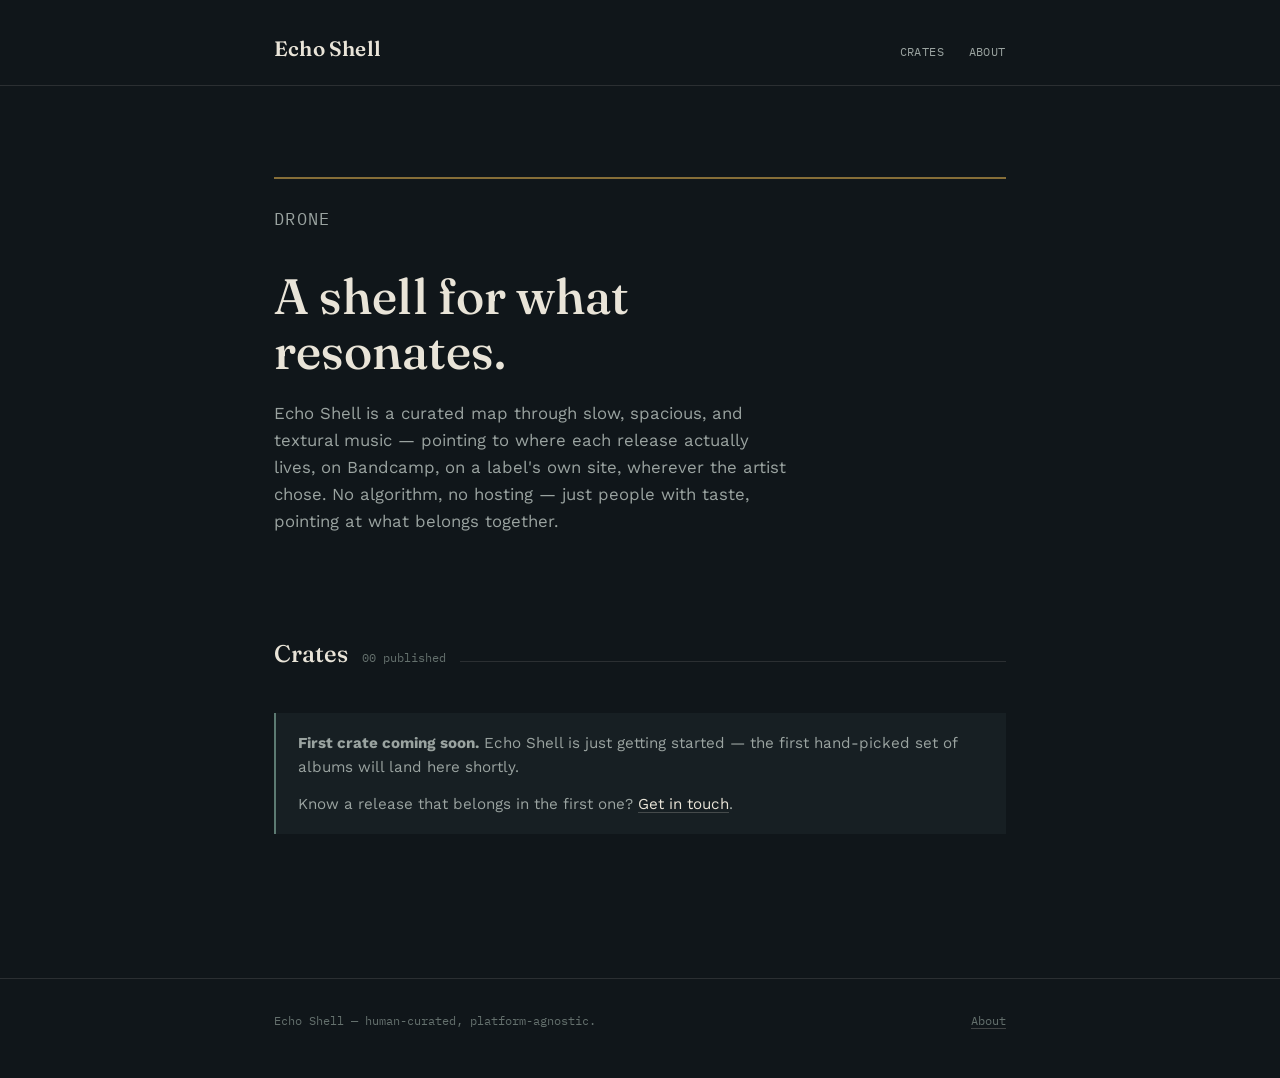
<file: index.html>
<!DOCTYPE html>
<html lang="en">
<head>
<meta charset="UTF-8">
<meta name="viewport" content="width=device-width, initial-scale=1.0">
<title>Echo Shell</title>
<meta name="description" content="Echo Shell is a hand-curated musical map — pointing to where each release actually lives, no algorithm involved.">
<link rel="preconnect" href="https://fonts.googleapis.com">
<link rel="preconnect" href="https://fonts.gstatic.com" crossorigin>
<link href="https://fonts.googleapis.com/css2?family=Fraunces:opsz,wght@9..144,400;9..144,500;9..144,600&family=Work+Sans:wght@400;500;600&family=IBM+Plex+Mono:wght@400;500&display=swap" rel="stylesheet">
<link rel="stylesheet" href="/css/style.css">
</head>
<body>

<header class="site-header">
  <div class="wrap">
    <a href="/" class="wordmark">Echo Shell</a>
    <nav class="site-nav">
      <a href="/">Crates</a>
      <a href="/about/">About</a>
    </nav>
  </div>
</header>

<main class="wrap">

  <section class="hero">
    <div class="drone-line" aria-hidden="true">
      <svg viewBox="0 0 400 40" preserveAspectRatio="none">
        <path d="M0,20 L400,20"/>
      </svg>
    </div>
    <p class="hero-eyebrow" id="hero-eyebrow" data-genres="Drone,Ambient,Noise,Electro-acoustic,Musique Concrete,Sound Collage,Field Recordings">Drone</p>
    <h1>A shell for what resonates.</h1>
    <p>Echo Shell is a curated map through slow, spacious, and textural music — pointing to where each release actually lives, on Bandcamp, on a label's own site, wherever the artist chose. No algorithm, no hosting — just people with taste, pointing at what belongs together.</p>
  </section>

  <section class="block" id="crates">
    <div class="section-heading">
      <h2>Crates</h2>
      <span class="count">00 published</span>
    </div>

    <!--
      PLACEHOLDER STATE — no real crates yet.
      Once you publish your first crate, duplicate crates/template-crate/,
      fill it in, and replace this empty state with a .crate-row entry per crate:

      <a href="/crates/your-crate-slug/" class="crate-row">
        <span class="crate-cat">001</span>
        <span>
          <p class="crate-title">Crate title</p>
          <p class="crate-desc">One-line description of the thread tying it together.</p>
        </span>
        <span class="crate-date">MAR 2026</span>
      </a>
    -->
    <div class="crate-note">
      <p><strong>First crate coming soon.</strong> Echo Shell is just getting started — the first hand-picked set of albums will land here shortly.</p>
      <p>Know a release that belongs in the first one? <a href="/about/">Get in touch</a>.</p>
    </div>
  </section>

</main>

<footer class="site-footer">
  <div class="wrap">
    <p>Echo Shell — human-curated, platform-agnostic.</p>
    <p><a href="/about/">About</a></p>
  </div>
</footer>

<script src="/js/main.js"></script>
</body>
</html>
</file>
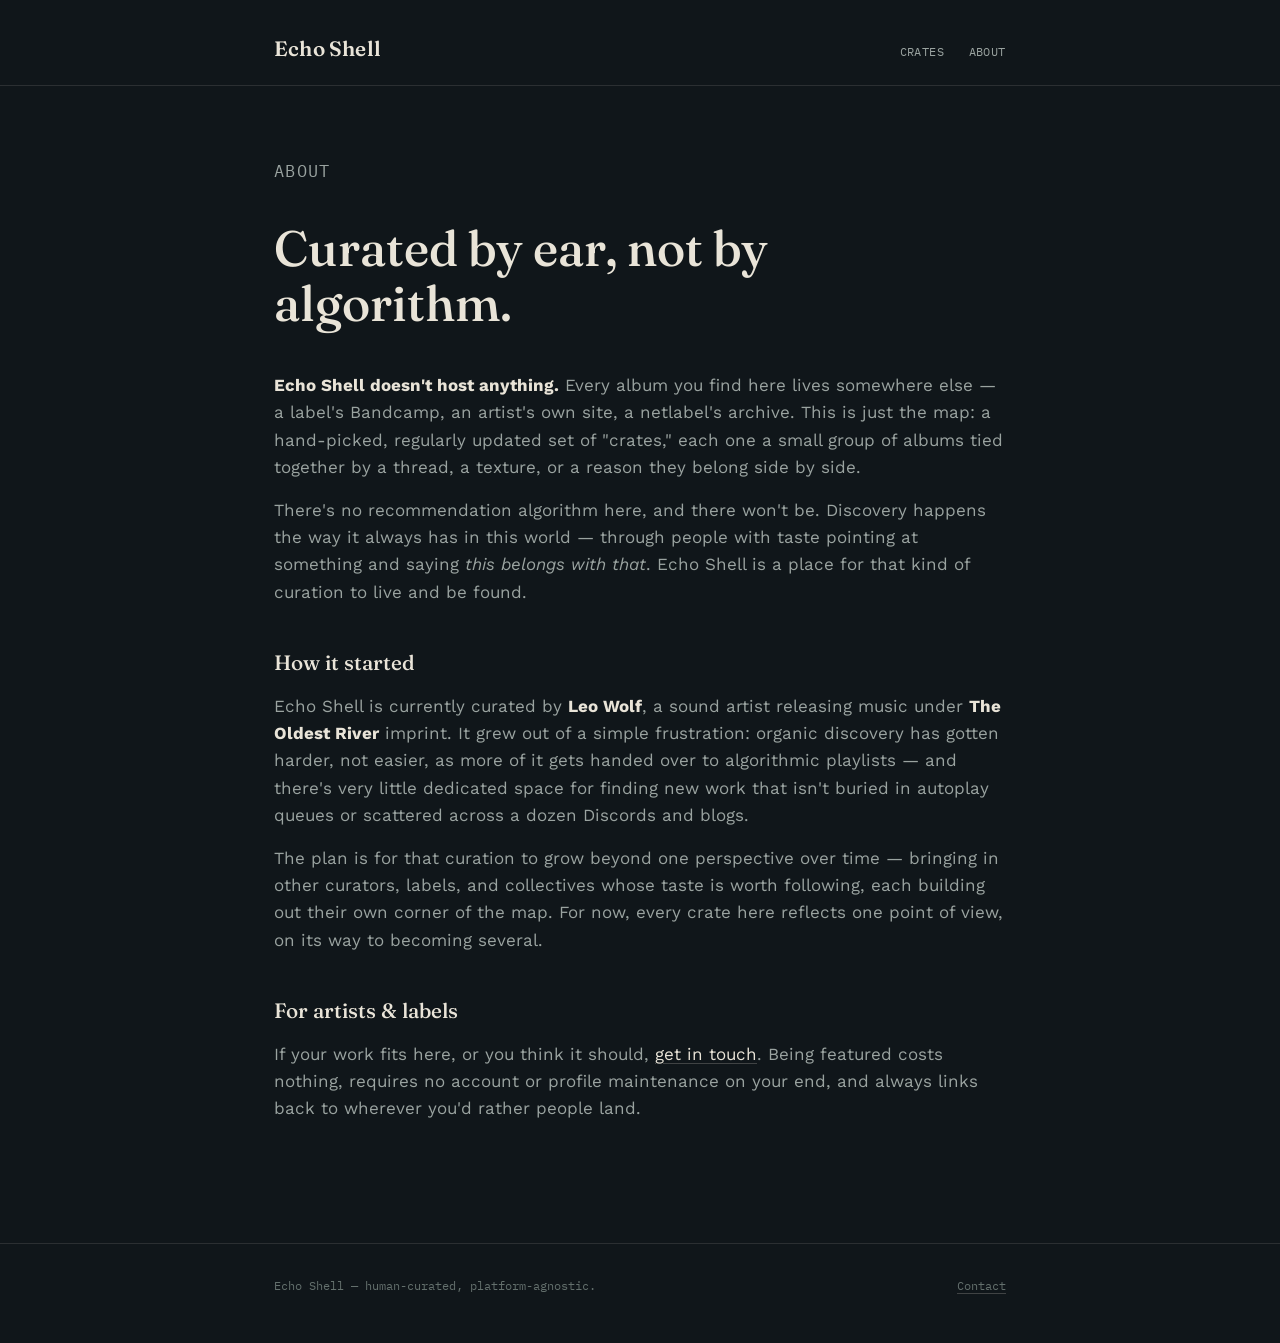
<file: about/index.html>
<!DOCTYPE html>
<html lang="en">
<head>
<meta charset="UTF-8">
<meta name="viewport" content="width=device-width, initial-scale=1.0">
<title>About — Echo Shell</title>
<meta name="description" content="Why Echo Shell exists, and who's behind the curation.">
<link rel="preconnect" href="https://fonts.googleapis.com">
<link rel="preconnect" href="https://fonts.gstatic.com" crossorigin>
<link href="https://fonts.googleapis.com/css2?family=Fraunces:opsz,wght@9..144,400;9..144,500;9..144,600&family=Work+Sans:wght@400;500;600&family=IBM+Plex+Mono:wght@400;500&display=swap" rel="stylesheet">
<link rel="stylesheet" href="/css/style.css">
</head>
<body>

<header class="site-header">
  <div class="wrap">
    <a href="/" class="wordmark">Echo Shell</a>
    <nav class="site-nav">
      <a href="/">Crates</a>
      <a href="/about/">About</a>
    </nav>
  </div>
</header>

<main class="wrap">
  <section class="hero" style="padding-bottom: 12px;">
    <p class="hero-eyebrow">About</p>
    <h1 style="max-width: none;">Curated by ear, not by algorithm.</h1>
  </section>

  <section class="block prose" style="padding-top: 8px;">
    <p><strong>Echo Shell doesn't host anything.</strong> Every album you find here lives somewhere else — a label's Bandcamp, an artist's own site, a netlabel's archive. This is just the map: a hand-picked, regularly updated set of "crates," each one a small group of albums tied together by a thread, a texture, or a reason they belong side by side.</p>

    <p>There's no recommendation algorithm here, and there won't be. Discovery happens the way it always has in this world — through people with taste pointing at something and saying <em>this belongs with that</em>. Echo Shell is a place for that kind of curation to live and be found.</p>

    <h2>How it started</h2>
    <p>Echo Shell is currently curated by <strong>Leo Wolf</strong>, a sound artist releasing music under <strong>The Oldest River</strong> imprint. It grew out of a simple frustration: organic discovery has gotten harder, not easier, as more of it gets handed over to algorithmic playlists — and there's very little dedicated space for finding new work that isn't buried in autoplay queues or scattered across a dozen Discords and blogs.</p>
    <p>The plan is for that curation to grow beyond one perspective over time — bringing in other curators, labels, and collectives whose taste is worth following, each building out their own corner of the map. For now, every crate here reflects one point of view, on its way to becoming several.</p>

    <h2>For artists &amp; labels</h2>
    <p>If your work fits here, or you think it should, <a href="mailto:contact@echo-shell.net">get in touch</a>. Being featured costs nothing, requires no account or profile maintenance on your end, and always links back to wherever you'd rather people land.</p>
  </section>
</main>

<footer class="site-footer">
  <div class="wrap">
    <p>Echo Shell — human-curated, platform-agnostic.</p>
    <p><a href="mailto:contact@echo-shell.net">Contact</a></p>
  </div>
</footer>

</body>
</html>
</file>
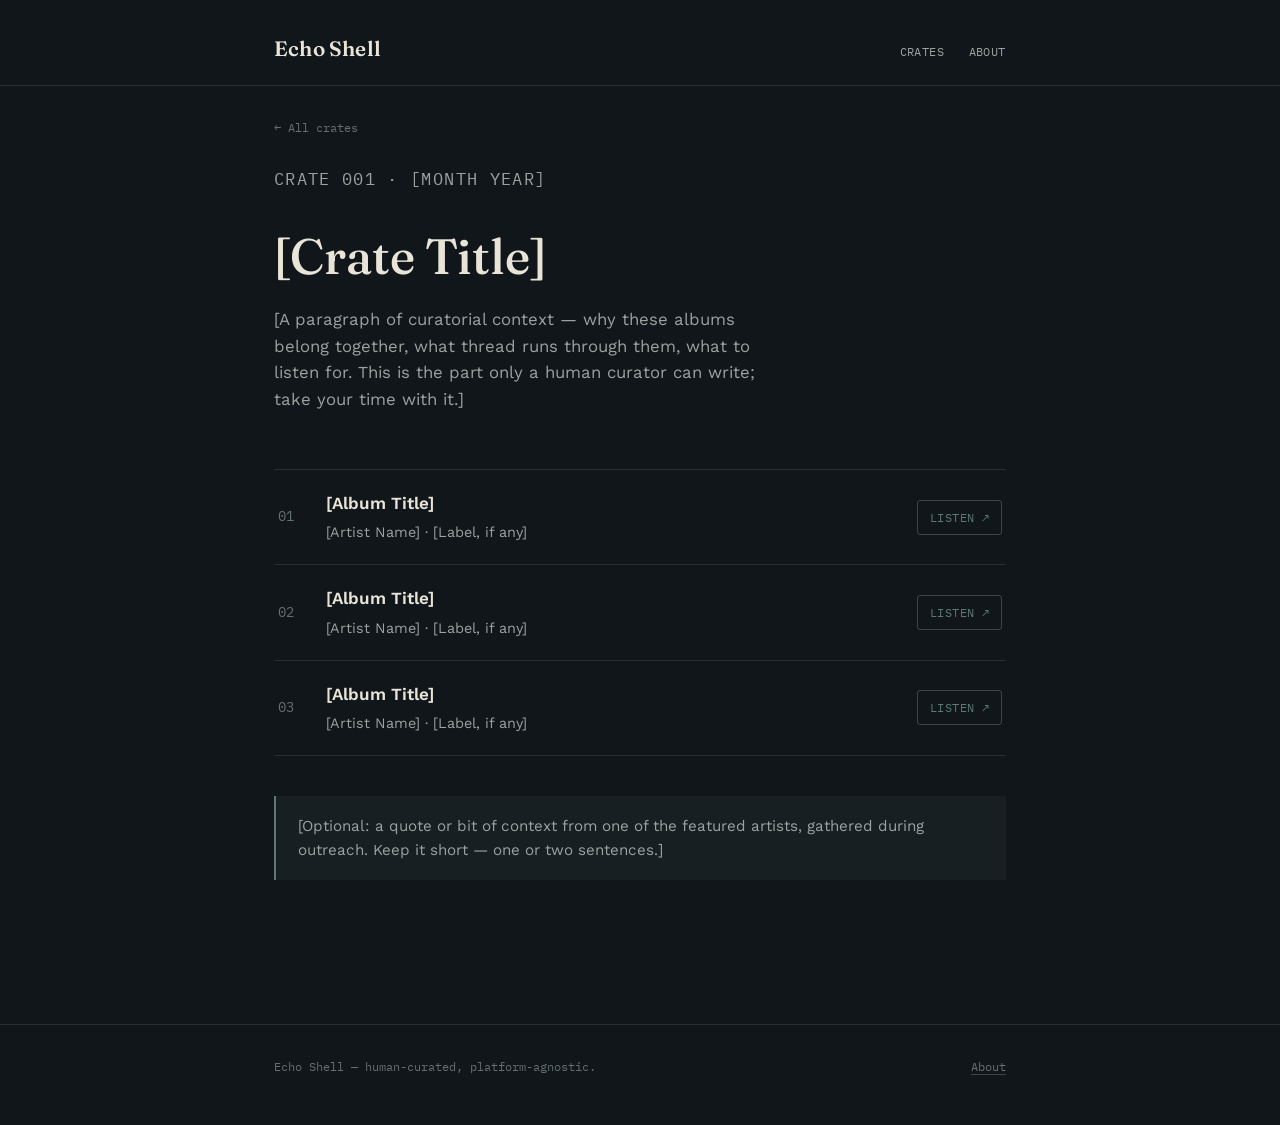
<file: crates/template-crate/index.html>
<!DOCTYPE html>
<html lang="en">
<head>
<meta charset="UTF-8">
<meta name="viewport" content="width=device-width, initial-scale=1.0">
<!-- Replace the title/description below for each real crate -->
<title>[Crate Title] — Echo Shell</title>
<meta name="description" content="[One-line description of this crate]">
<link rel="preconnect" href="https://fonts.googleapis.com">
<link rel="preconnect" href="https://fonts.gstatic.com" crossorigin>
<link href="https://fonts.googleapis.com/css2?family=Fraunces:opsz,wght@9..144,400;9..144,500;9..144,600&family=Work+Sans:wght@400;500;600&family=IBM+Plex+Mono:wght@400;500&display=swap" rel="stylesheet">
<link rel="stylesheet" href="/css/style.css">
</head>
<body>

<header class="site-header">
  <div class="wrap">
    <a href="/" class="wordmark">Echo Shell</a>
    <nav class="site-nav">
      <a href="/">Crates</a>
      <a href="/about/">About</a>
    </nav>
  </div>
</header>

<main class="wrap">
  <a href="/" class="back-link" style="margin-top:32px;">&larr; All crates</a>

  <section class="hero" style="padding-top: 0; padding-bottom: 12px;">
    <p class="hero-eyebrow">Crate 001 &middot; [Month Year]</p>
    <h1 style="max-width: none;">[Crate Title]</h1>
    <p>[A paragraph of curatorial context — why these albums belong together, what thread runs through them, what to listen for. This is the part only a human curator can write; take your time with it.]</p>
  </section>

  <section class="block" style="padding-top: 8px;">
    <div class="album-list">

      <!-- Repeat this .album block for each album in the crate -->
      <div class="album">
        <span class="album-index">01</span>
        <div>
          <p class="album-name">[Album Title]</p>
          <p class="album-artist">[Artist Name] &middot; [Label, if any]</p>
        </div>
        <a href="#" class="album-link" target="_blank" rel="noopener">Listen ↗</a>
      </div>

      <div class="album">
        <span class="album-index">02</span>
        <div>
          <p class="album-name">[Album Title]</p>
          <p class="album-artist">[Artist Name] &middot; [Label, if any]</p>
        </div>
        <a href="#" class="album-link" target="_blank" rel="noopener">Listen ↗</a>
      </div>

      <div class="album">
        <span class="album-index">03</span>
        <div>
          <p class="album-name">[Album Title]</p>
          <p class="album-artist">[Artist Name] &middot; [Label, if any]</p>
        </div>
        <a href="#" class="album-link" target="_blank" rel="noopener">Listen ↗</a>
      </div>

    </div>

    <div class="crate-note">
      <p>[Optional: a quote or bit of context from one of the featured artists, gathered during outreach. Keep it short — one or two sentences.]</p>
    </div>
  </section>
</main>

<footer class="site-footer">
  <div class="wrap">
    <p>Echo Shell — human-curated, platform-agnostic.</p>
    <p><a href="/about/">About</a></p>
  </div>
</footer>

</body>
</html>
</file>
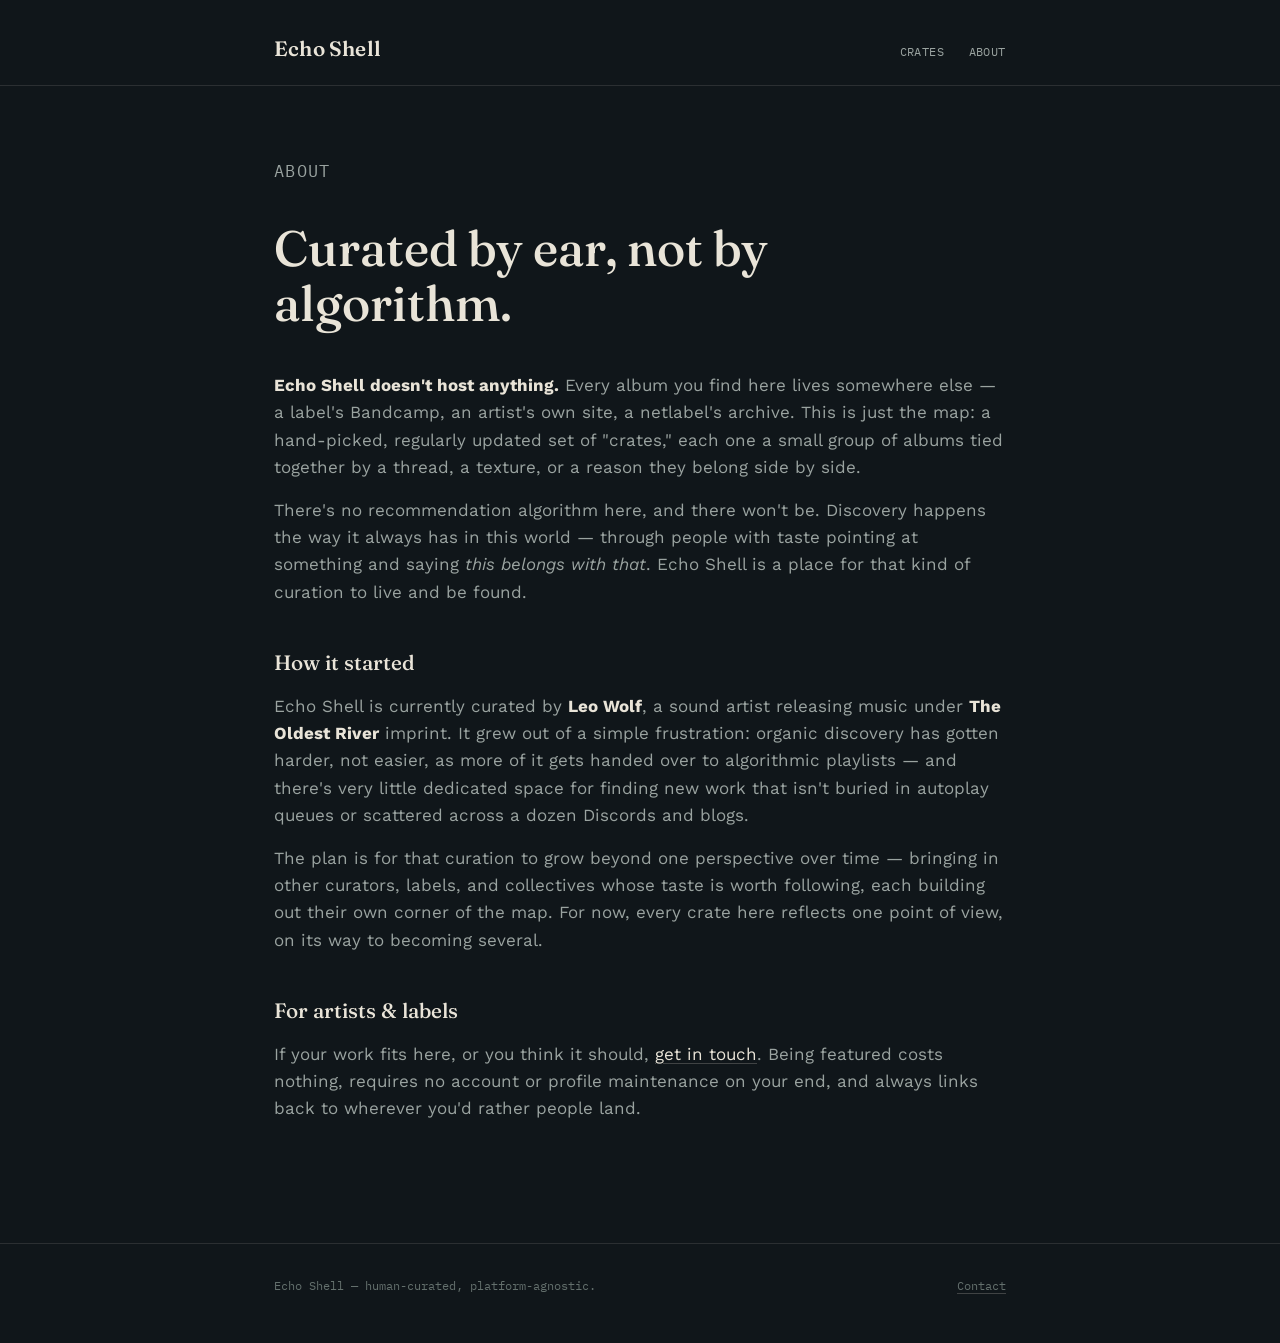
<file: about.html>
<!DOCTYPE html>
<html lang="en">
<head>
<meta charset="UTF-8">
<meta name="viewport" content="width=device-width, initial-scale=1.0">
<title>About — Echo Shell</title>
<meta name="description" content="Why Echo Shell exists, and who's behind the curation.">
<link rel="preconnect" href="https://fonts.googleapis.com">
<link rel="preconnect" href="https://fonts.gstatic.com" crossorigin>
<link href="https://fonts.googleapis.com/css2?family=Fraunces:opsz,wght@9..144,400;9..144,500;9..144,600&family=Work+Sans:wght@400;500;600&family=IBM+Plex+Mono:wght@400;500&display=swap" rel="stylesheet">
<link rel="stylesheet" href="css/style.css">
</head>
<body>

<header class="site-header">
  <div class="wrap">
    <a href="index.html" class="wordmark">Echo Shell</a>
    <nav class="site-nav">
      <a href="index.html">Crates</a>
      <a href="about.html">About</a>
    </nav>
  </div>
</header>

<main class="wrap">
  <section class="hero" style="padding-bottom: 12px;">
    <p class="hero-eyebrow">About</p>
    <h1 style="max-width: none;">Curated by ear, not by algorithm.</h1>
  </section>

  <section class="block prose" style="padding-top: 8px;">
    <p><strong>Echo Shell doesn't host anything.</strong> Every album you find here lives somewhere else — a label's Bandcamp, an artist's own site, a netlabel's archive. This is just the map: a hand-picked, regularly updated set of "crates," each one a small group of albums tied together by a thread, a texture, or a reason they belong side by side.</p>

    <p>There's no recommendation algorithm here, and there won't be. Discovery happens the way it always has in this world — through people with taste pointing at something and saying <em>this belongs with that</em>. Echo Shell is a place for that kind of curation to live and be found.</p>

    <h2>How it started</h2>
    <p>Echo Shell is currently curated by <strong>Leo Wolf</strong>, a sound artist releasing music under <strong>The Oldest River</strong> imprint. It grew out of a simple frustration: organic discovery has gotten harder, not easier, as more of it gets handed over to algorithmic playlists — and there's very little dedicated space for finding new work that isn't buried in autoplay queues or scattered across a dozen Discords and blogs.</p>
    <p>The plan is for that curation to grow beyond one perspective over time — bringing in other curators, labels, and collectives whose taste is worth following, each building out their own corner of the map. For now, every crate here reflects one point of view, on its way to becoming several.</p>

    <h2>For artists &amp; labels</h2>
    <p>If your work fits here, or you think it should, <a href="mailto:contact@echo-shell.net">get in touch</a>. Being featured costs nothing, requires no account or profile maintenance on your end, and always links back to wherever you'd rather people land.</p>
  </section>
</main>

<footer class="site-footer">
  <div class="wrap">
    <p>Echo Shell — human-curated, platform-agnostic.</p>
    <p><a href="mailto:contact@echo-shell.net">Contact</a></p>
  </div>
</footer>

</body>
</html>
</file>
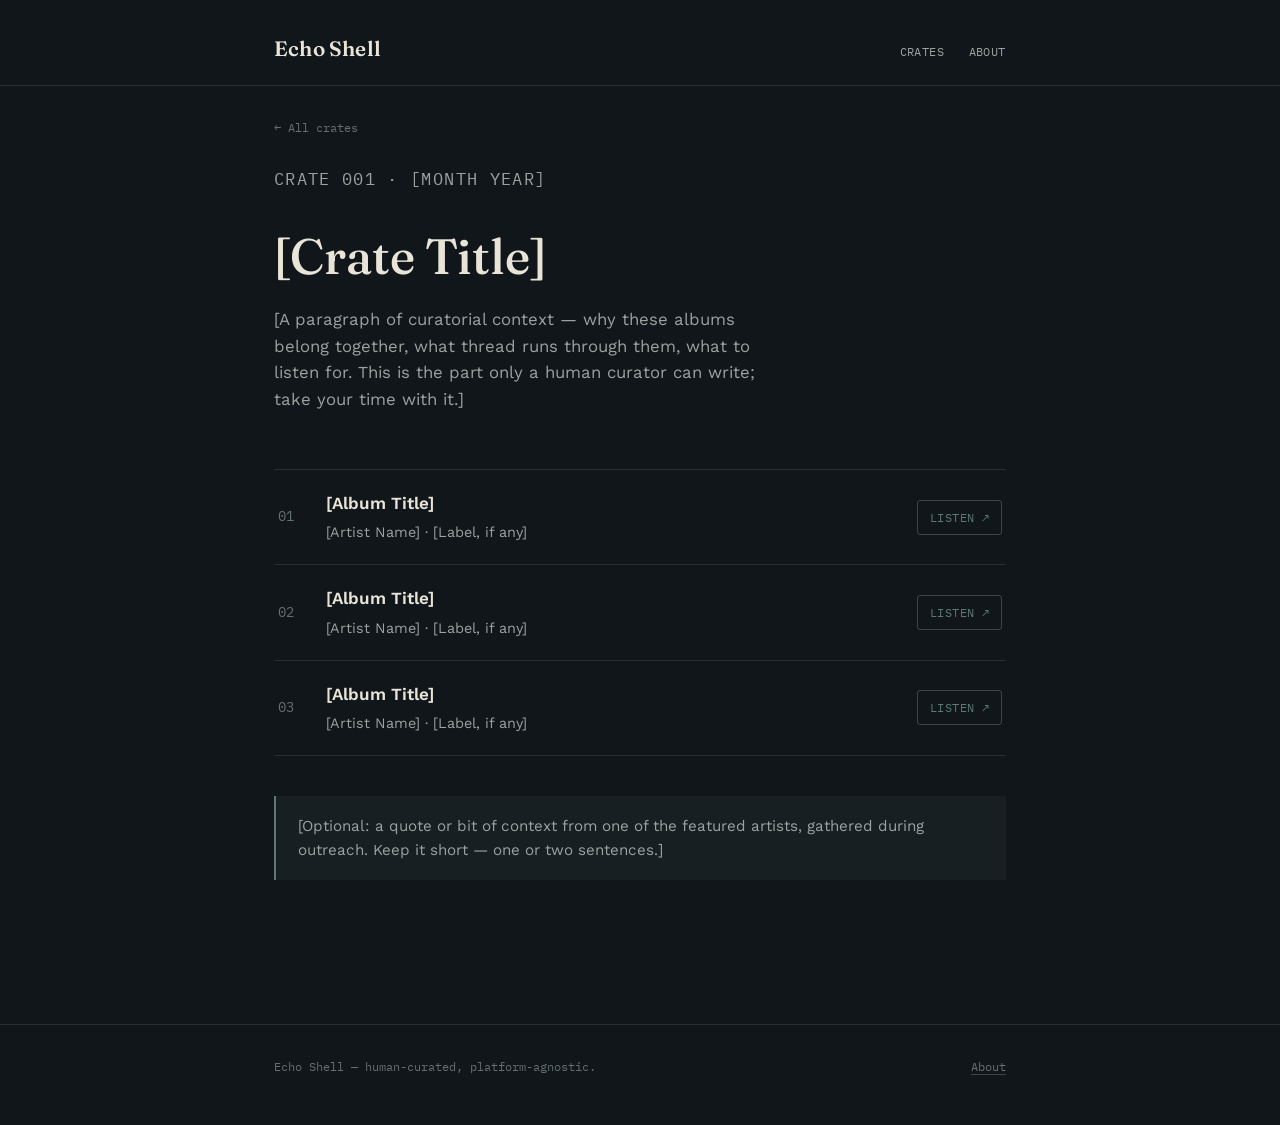
<file: crates/template-crate.html>
<!DOCTYPE html>
<html lang="en">
<head>
<meta charset="UTF-8">
<meta name="viewport" content="width=device-width, initial-scale=1.0">
<!-- Replace the title/description below for each real crate -->
<title>[Crate Title] — Echo Shell</title>
<meta name="description" content="[One-line description of this crate]">
<link rel="preconnect" href="https://fonts.googleapis.com">
<link rel="preconnect" href="https://fonts.gstatic.com" crossorigin>
<link href="https://fonts.googleapis.com/css2?family=Fraunces:opsz,wght@9..144,400;9..144,500;9..144,600&family=Work+Sans:wght@400;500;600&family=IBM+Plex+Mono:wght@400;500&display=swap" rel="stylesheet">
<link rel="stylesheet" href="../css/style.css">
</head>
<body>

<header class="site-header">
  <div class="wrap">
    <a href="../index.html" class="wordmark">Echo Shell</a>
    <nav class="site-nav">
      <a href="../index.html">Crates</a>
      <a href="../about.html">About</a>
    </nav>
  </div>
</header>

<main class="wrap">
  <a href="../index.html" class="back-link" style="margin-top:32px;">&larr; All crates</a>

  <section class="hero" style="padding-top: 0; padding-bottom: 12px;">
    <p class="hero-eyebrow">Crate 001 &middot; [Month Year]</p>
    <h1 style="max-width: none;">[Crate Title]</h1>
    <p>[A paragraph of curatorial context — why these albums belong together, what thread runs through them, what to listen for. This is the part only a human curator can write; take your time with it.]</p>
  </section>

  <section class="block" style="padding-top: 8px;">
    <div class="album-list">

      <!-- Repeat this .album block for each album in the crate -->
      <div class="album">
        <span class="album-index">01</span>
        <div>
          <p class="album-name">[Album Title]</p>
          <p class="album-artist">[Artist Name] &middot; [Label, if any]</p>
        </div>
        <a href="#" class="album-link" target="_blank" rel="noopener">Listen ↗</a>
      </div>

      <div class="album">
        <span class="album-index">02</span>
        <div>
          <p class="album-name">[Album Title]</p>
          <p class="album-artist">[Artist Name] &middot; [Label, if any]</p>
        </div>
        <a href="#" class="album-link" target="_blank" rel="noopener">Listen ↗</a>
      </div>

      <div class="album">
        <span class="album-index">03</span>
        <div>
          <p class="album-name">[Album Title]</p>
          <p class="album-artist">[Artist Name] &middot; [Label, if any]</p>
        </div>
        <a href="#" class="album-link" target="_blank" rel="noopener">Listen ↗</a>
      </div>

    </div>

    <div class="crate-note">
      <p>[Optional: a quote or bit of context from one of the featured artists, gathered during outreach. Keep it short — one or two sentences.]</p>
    </div>
  </section>
</main>

<footer class="site-footer">
  <div class="wrap">
    <p>Echo Shell — human-curated, platform-agnostic.</p>
    <p><a href="../about.html">About</a></p>
  </div>
</footer>

</body>
</html>
</file>
<file: css/style.css>
/* Echo Shell — design tokens */
:root {
  --bg: #10161a;
  --bg-elevated: #171f23;
  --bg-elevated-2: #1c262b;
  --text: #e9e4d8;
  --text-dim: #9aa3a0;
  --text-faint: #64706d;
  --accent: #c9a24b;
  --accent-dim: #8a7038;
  --resonance: #5c7a72;
  --line: rgba(233, 228, 216, 0.12);
  --line-strong: rgba(233, 228, 216, 0.22);

  --font-display: "Fraunces", Georgia, serif;
  --font-body: "Work Sans", -apple-system, BlinkMacSystemFont, sans-serif;
  --font-mono: "IBM Plex Mono", ui-monospace, monospace;

  --max-width: 780px;
}

* { box-sizing: border-box; }

html {
  scroll-behavior: smooth;
}

@media (prefers-reduced-motion: reduce) {
  html { scroll-behavior: auto; }
  * { animation-duration: 0.01ms !important; animation-iteration-count: 1 !important; transition-duration: 0.01ms !important; }
}

body {
  margin: 0;
  background: var(--bg);
  color: var(--text);
  font-family: var(--font-body);
  font-size: 17px;
  line-height: 1.6;
  -webkit-font-smoothing: antialiased;
}

a {
  color: var(--text);
  text-decoration-color: var(--line-strong);
  text-underline-offset: 3px;
}
a:hover { text-decoration-color: var(--accent); color: var(--accent); }
a:focus-visible, button:focus-visible {
  outline: 2px solid var(--accent);
  outline-offset: 3px;
}

.wrap {
  max-width: var(--max-width);
  margin: 0 auto;
  padding: 0 24px;
}

/* ---------- Header ---------- */
.site-header {
  padding: 32px 0 0;
  border-bottom: 1px solid var(--line);
}
.site-header .wrap {
  display: flex;
  justify-content: space-between;
  align-items: baseline;
  padding-bottom: 20px;
  flex-wrap: wrap;
  gap: 12px;
}
.wordmark {
  font-family: var(--font-display);
  font-size: 1.3rem;
  font-weight: 600;
  letter-spacing: 0.01em;
  color: var(--text);
  text-decoration: none;
}
.wordmark:hover { color: var(--accent); }
.site-nav {
  display: flex;
  gap: 24px;
  font-family: var(--font-mono);
  font-size: 0.78rem;
  letter-spacing: 0.04em;
  text-transform: uppercase;
}
.site-nav a { color: var(--text-dim); text-decoration: none; }
.site-nav a:hover { color: var(--accent); }

/* ---------- Hero ---------- */
.hero {
  padding: 72px 0 56px;
}
.hero-eyebrow {
  font-family: var(--font-mono);
  font-size: 0.78rem;
  letter-spacing: 0.08em;
  text-transform: uppercase;
  color: var(--resonance);
  margin: 0 0 18px;
  transition: opacity 0.3s ease;
}
.hero-eyebrow.is-fading { opacity: 0; }
.hero h1 {
  font-family: var(--font-display);
  font-weight: 500;
  font-size: clamp(2.1rem, 5vw, 3.1rem);
  line-height: 1.1;
  margin: 0 0 22px;
  max-width: 14ch;
}
.hero p {
  color: var(--text-dim);
  font-size: 1.05rem;
  max-width: 52ch;
  margin: 0 0 36px;
}

/* Signature: breathing drone line */
.drone-line {
  width: 100%;
  height: 40px;
  margin: 0 0 8px;
}
.drone-line svg { width: 100%; height: 100%; display: block; }
.drone-line path {
  stroke: var(--accent);
  stroke-width: 1.4;
  fill: none;
  opacity: 0.85;
  animation: breathe 7s ease-in-out infinite;
  transform-origin: center;
}
@keyframes breathe {
  0%, 100% { transform: scaleY(1); opacity: 0.6; }
  50% { transform: scaleY(1.8); opacity: 1; }
}

/* ---------- Section headings ---------- */
.section-heading {
  display: flex;
  align-items: baseline;
  gap: 14px;
  margin: 0 0 28px;
}
.section-heading h2 {
  font-family: var(--font-display);
  font-weight: 500;
  font-size: 1.5rem;
  margin: 0;
}
.section-heading .count {
  font-family: var(--font-mono);
  font-size: 0.78rem;
  color: var(--text-faint);
}
.section-heading::after {
  content: "";
  flex: 1;
  height: 1px;
  background: var(--line);
}

section.block {
  padding: 8px 0 64px;
}

/* ---------- Crate list (homepage) ---------- */
.crate-list {
  display: flex;
  flex-direction: column;
}
.crate-row {
  display: grid;
  grid-template-columns: 84px 1fr auto;
  gap: 20px;
  align-items: baseline;
  padding: 22px 0;
  border-top: 1px solid var(--line);
  text-decoration: none;
  color: var(--text);
}
.crate-list a.crate-row:hover .crate-title { color: var(--accent); }
.crate-row:last-child { border-bottom: 1px solid var(--line); }
.crate-cat {
  font-family: var(--font-mono);
  font-size: 0.78rem;
  color: var(--text-faint);
  padding-top: 3px;
}
.crate-title {
  font-family: var(--font-display);
  font-size: 1.15rem;
  font-weight: 500;
  margin: 0 0 6px;
}
.crate-desc {
  color: var(--text-dim);
  font-size: 0.92rem;
  margin: 0;
}
.crate-date {
  font-family: var(--font-mono);
  font-size: 0.78rem;
  color: var(--text-faint);
  white-space: nowrap;
}

/* ---------- Album list (crate page) ---------- */
.album-list {
  border-top: 1px solid var(--line);
}
.album {
  display: grid;
  grid-template-columns: 32px 1fr auto;
  gap: 16px;
  align-items: center;
  padding: 20px 4px;
  border-bottom: 1px solid var(--line);
}
.album-index {
  font-family: var(--font-mono);
  color: var(--text-faint);
  font-size: 0.85rem;
}
.album-name {
  font-weight: 600;
  margin: 0 0 4px;
}
.album-artist {
  color: var(--text-dim);
  font-size: 0.9rem;
  margin: 0;
}
.album-link {
  font-family: var(--font-mono);
  font-size: 0.75rem;
  letter-spacing: 0.03em;
  text-transform: uppercase;
  color: var(--resonance);
  border: 1px solid var(--line-strong);
  padding: 7px 12px;
  border-radius: 3px;
  text-decoration: none;
  white-space: nowrap;
}
.album-link:hover {
  color: var(--bg);
  background: var(--accent);
  border-color: var(--accent);
}

.crate-note {
  background: var(--bg-elevated);
  border-left: 2px solid var(--resonance);
  padding: 18px 22px;
  margin: 40px 0;
  color: var(--text-dim);
  font-size: 0.95rem;
}
.crate-note p { margin: 0; }
.crate-note p + p { margin-top: 12px; }

/* ---------- About page ---------- */
.prose h2 {
  font-family: var(--font-display);
  font-weight: 500;
  font-size: 1.3rem;
  margin: 40px 0 14px;
}
.prose p { color: var(--text-dim); margin: 0 0 16px; }
.prose p strong { color: var(--text); }

/* ---------- Footer ---------- */
.site-footer {
  border-top: 1px solid var(--line);
  padding: 32px 0 48px;
  margin-top: 40px;
}
.site-footer .wrap {
  display: flex;
  justify-content: space-between;
  align-items: center;
  flex-wrap: wrap;
  gap: 12px;
}
.site-footer p {
  font-family: var(--font-mono);
  font-size: 0.75rem;
  color: var(--text-faint);
  margin: 0;
}
.site-footer a { color: var(--text-faint); }

/* ---------- Back link ---------- */
.back-link {
  display: inline-block;
  font-family: var(--font-mono);
  font-size: 0.78rem;
  color: var(--text-faint);
  text-decoration: none;
  margin-bottom: 28px;
}
.back-link:hover { color: var(--accent); }

@media (max-width: 560px) {
  .crate-row { grid-template-columns: 1fr; gap: 6px; }
  .crate-date { order: -1; }
  .album { grid-template-columns: 1fr; text-align: left; }
  .album-link { justify-self: start; }
}
</file>
